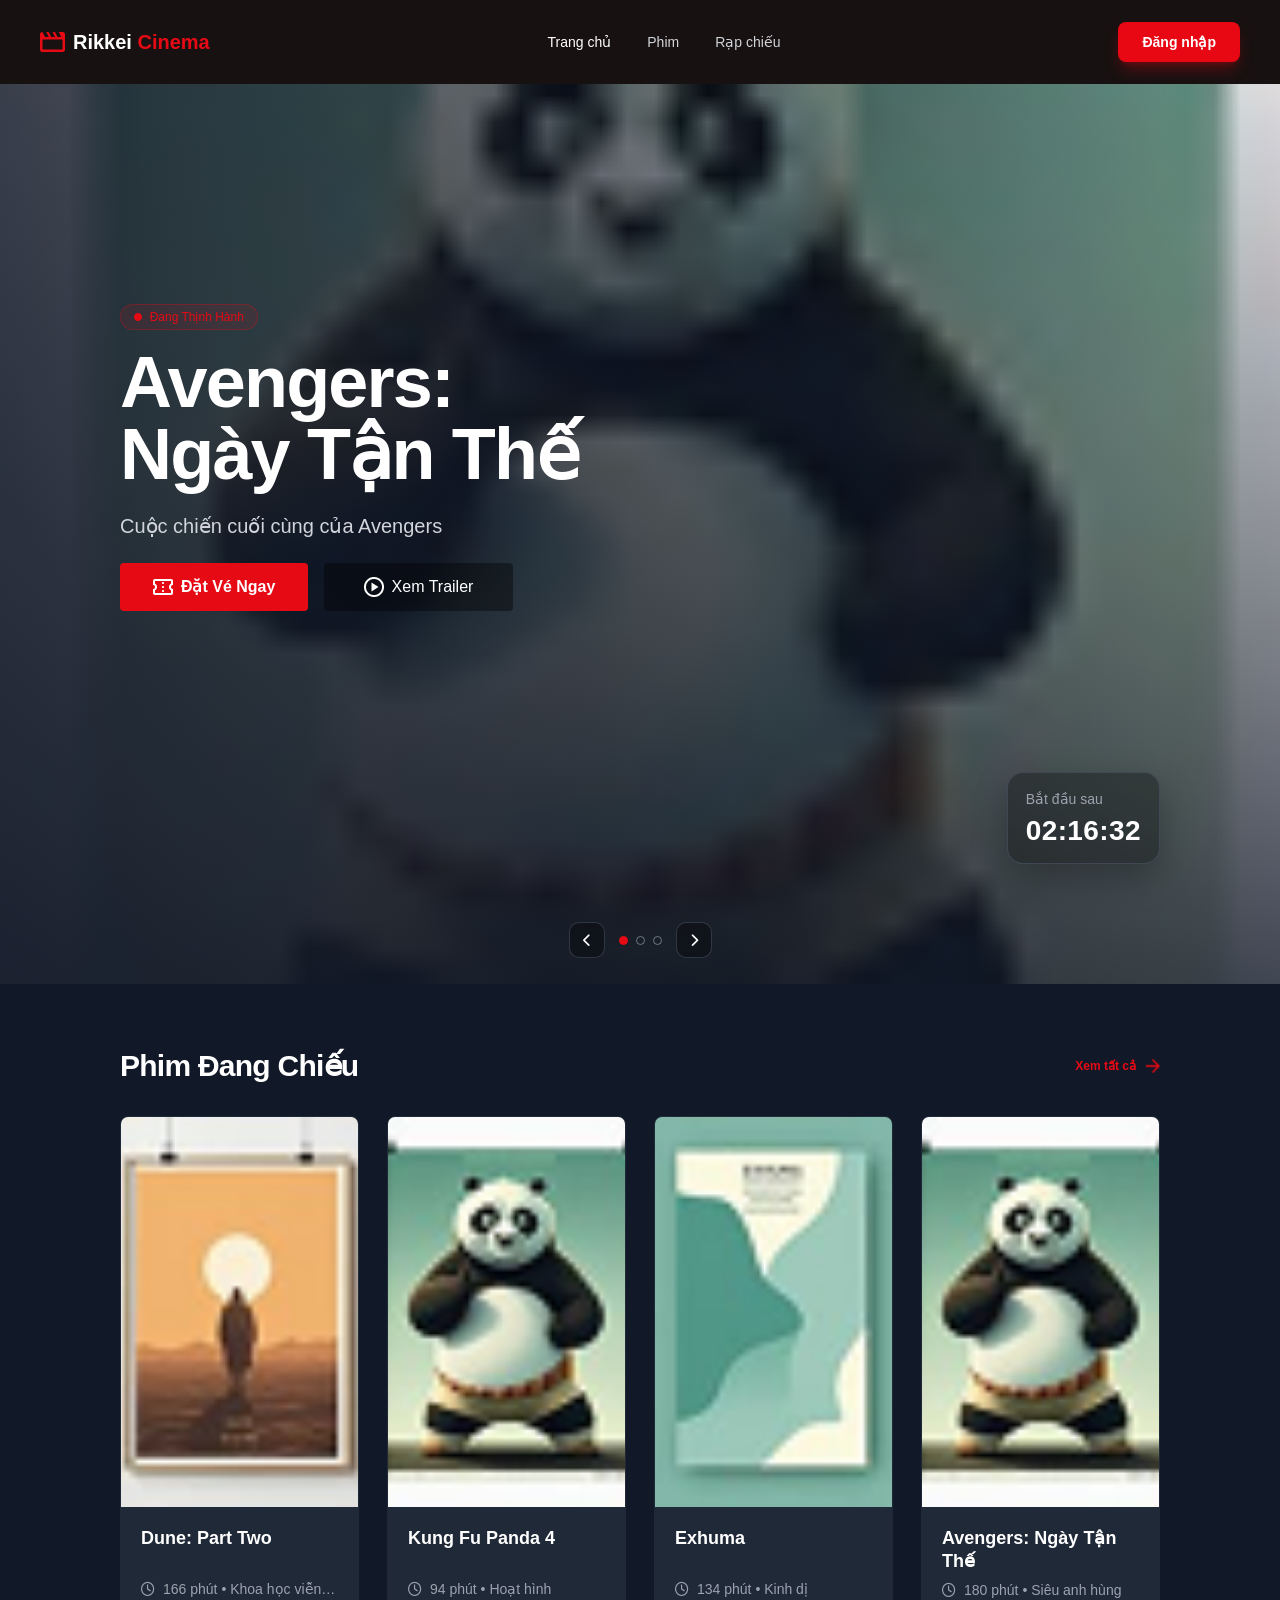
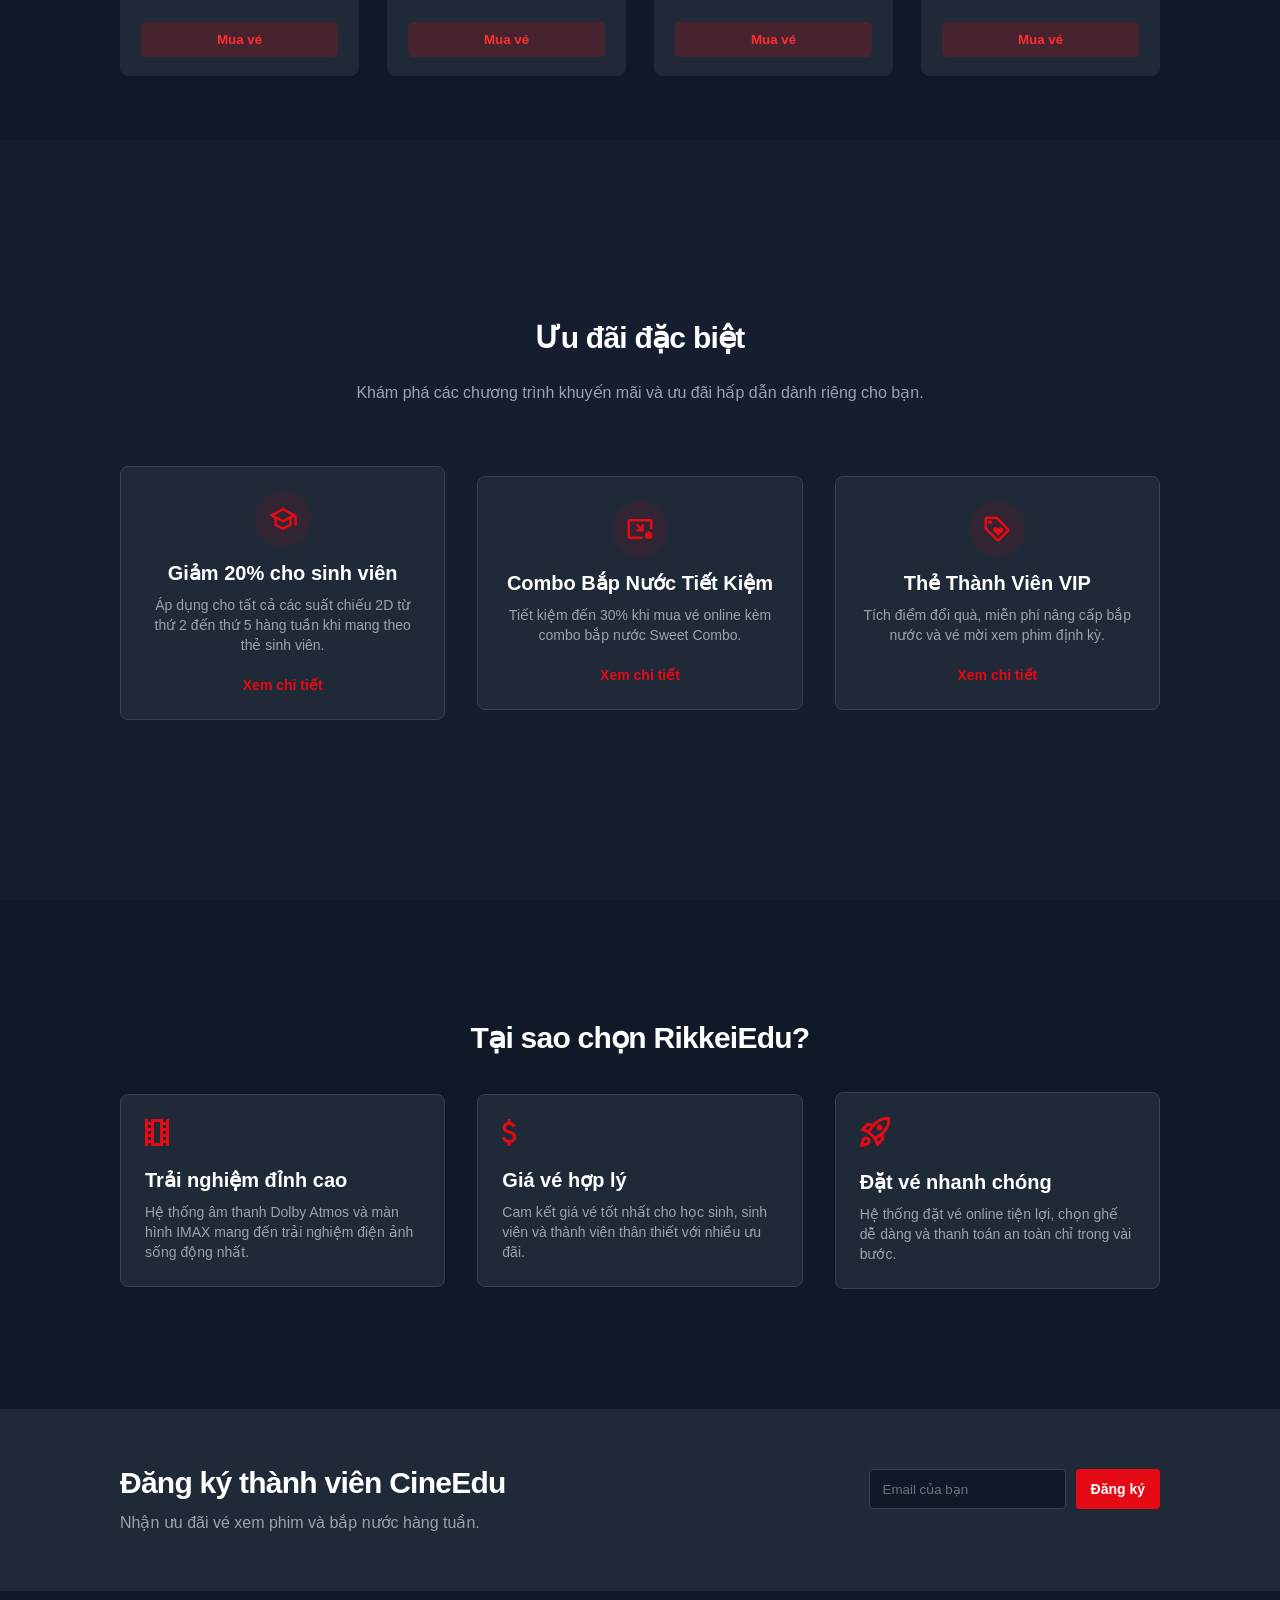
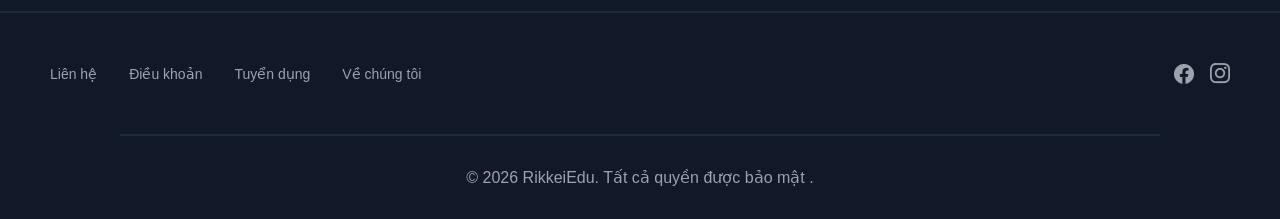
<file: QuanLyRapChieuPhim/pages/index.html>
<!DOCTYPE html>
<html lang="vi">
<head>
    <meta charset="UTF-8">
    <meta name="viewport" content="width=device-width, initial-scale=1.0">
    <title>Trang chủ</title>
    <link rel="stylesheet" href="https://cdnjs.cloudflare.com/ajax/libs/font-awesome/6.5.1/css/all.min.css">
    <link rel="stylesheet" href="../css/index.css">
    <link rel="stylesheet" href="../css/reponsive.css">
</head>
<body>
    <header class="header">
      <div class="header-left">
        <img src="../assets/icons/login/icon-login.png" alt="icon" />
        <div class="header-content">Rikkei <span class="header-content-color">Cinema</span></div>
      </div>
      <div class="header-right">
        <div class="color-header-right"><a class="home" href="./index.html">Trang chủ</a></div>
        <div >Phim</div>
        <div>Rạp chiếu</div>
    </div>
    <div><a id="authLink" href="./login.html"><button id="authButton" class="btn-login">Đăng nhập</button></a></div>
    </header>
    <section class="hero-section">
        <div id="heroBackground" class="background-container" aria-hidden="true"></div>
        <div class="container">
            <div class="tag-container">
                <img src="../assets/icons/index/icondangthinhhanh.png" alt="icon dang thinh hanh">
                <div id="hotTagText" class="tag-container-content">Đang Thịnh Hành</div>
            </div>
            <h1 id="hotMovieTitle" class="heading-1">Đang tải...</h1>
            <div id="hotMovieDesc" class="content-container"></div>
            <div class="button-container">
                <button id="btnBuyHot" class="button-ctn-1" type="button">
                    <img src="../assets/icons/index/icondatve.png" alt="icon đặt vé">
                    <div class="content-btn-1">Đặt Vé Ngay</div>
                </button>
                <button id="btnTrailerHot" class="button-cnt-2" type="button">
                    <img src="../assets/icons/index/iconxemtrailer.png" alt="icon xem trailer">
                    <div class="content-btn-2">Xem Trailer</div>
                </button>
            </div>

        </div>   

        <div class="hero-carousel" id="heroCarousel" style="display:none;">
            <button class="hero-nav prev" id="heroPrev" type="button" aria-label="Phim trước"><i class="fa-solid fa-chevron-left"></i></button>
            <div class="hero-dots" id="heroDots"></div>
            <button class="hero-nav next" id="heroNext" type="button" aria-label="Phim sau"><i class="fa-solid fa-chevron-right"></i></button>
        </div>

        <div id="hotCountdown" class="hot-countdown" style="display:none;">
            <div class="hot-countdown-label">Bắt đầu sau</div>
            <div class="hot-countdown-value" id="hotCountdownValue">--:--:--</div>
        </div>
    </section>

    <div class="block-1">
        <div class="heading-block-1">
            <h2 class="heading-2">Phim Đang Chiếu</h2>
            <div class="view-all">Xem tất cả
                <img src="../assets/icons/index/iconxemtatca.png" alt="icon xem tat ca">
            </div>
        </div>
        
        <div id="showingMovieList" class="block-movie"></div>
    </div> 

    <section class="endow-block">
        <div class="style-block-endow">
            <h2 class="heading-2">Ưu đãi đặc biệt</h2>
            <div class="content-heading">Khám phá các chương trình khuyến mãi và ưu đãi hấp dẫn dành riêng cho bạn.</div>
            <br><br>
            <div class="endow">
                <div class="one-block-endow">
                    <img src="../assets/icons/index/icongiamgia.png" alt="icon giảm giá">
                    <h3 class="heading-3">Giảm 20% cho sinh viên</h3>
                    <div class="content-endow">Áp dụng cho tất cả các suất chiếu 2D từ thứ 2 đến thứ 5 hàng tuần khi mang theo thẻ sinh viên.</div>
                    <div class="view-endow">Xem chi tiết</div>
                </div>
                <div class="one-block-endow">
                    <img src="../assets/icons/index/iconcombotietkiem.png" alt="icon combo tiết kiệm">
                    <h3 class="heading-3">Combo Bắp Nước Tiết Kiệm</h3>
                    <div class="content-endow">Tiết kiệm đến 30% khi mua vé online kèm combo bắp nước Sweet Combo.</div>
                    <div class="view-endow">Xem chi tiết</div>
                </div>
                <div class="one-block-endow">
                    <img src="../assets/icons/index/iconthethanhvienvip.png" alt="icon thẻ thành viên vip">
                    <h3 class="heading-3">Thẻ Thành Viên VIP</h3>
                    <div class="content-endow">Tích điểm đổi quà, miễn phí nâng cấp bắp nước và vé mời xem phim định kỳ.</div>
                    <div class="view-endow">Xem chi tiết</div>
                </div>
            </div>
        </div>
    </section>

    <section>
        <div class="style-block-endow">
            <h2 class="heading-2">Tại sao chọn RikkeiEdu?</h2>
            <br><br>
            <div class="endow">
                <div class="one-block-endow">
                    <img class="icon-block" src="../assets/icons/index/icontrainghiem.png" alt="icon trải nghiệm">
                    <h3 class="heading-3">Trải nghiệm đỉnh cao</h3>
                    <div class="content-endow">Hệ thống âm thanh Dolby Atmos và màn hình IMAX mang đến trải nghiệm điện ảnh sống động nhất.</div>
                </div>
                <div class="one-block-endow">
                    <img class="icon-block" src="../assets/icons/index/icontien.png" alt="icon giá vé hợp lý">
                    <h3 class="heading-3">Giá vé hợp lý</h3>
                    <div class="content-endow">Cam kết giá vé tốt nhất cho học sinh, sinh viên và thành viên thân thiết với nhiều ưu đãi.</div>
                </div>
                <div class="one-block-endow">
                    <img class="icon-block" src="../assets/icons/index/icondatvemaybay.png" alt="icon đắt vé nhanh chóng">
                    <h3 class="heading-3">Đặt vé nhanh chóng</h3>
                    <div class="content-endow">Hệ thống đặt vé online tiện lợi, chọn ghế dễ dàng và thanh toán an toàn chỉ trong vài bước.</div>
                </div>
            </div>
        </div>
    </section>

    <section class="background-register" >
        <div class="register-member">
            <div class="content-register">
                <h2 class="heading-2">Đăng ký thành viên CineEdu</h2>
                <div class="content-child-register">Nhận ưu đãi vé xem phim và bắp nước hàng tuần.</div>
            </div>
            <div class="input-email-register">
                <div class="subscribe-form">
                    <div class="subscribe-row">
                        <input id="subscribeEmail" class="input-child-email" type="text" placeholder="Email của bạn">
                        <button id="btnSubscribe" class="btn-input-email" type="button">Đăng ký</button>
                    </div>
                    <div id="subscribeError" class="form-error" aria-live="polite"></div>
                </div>
            </div>
        </div>
    </section>

    <div class="trailer-modal-overlay" id="trailerOverlay" style="display:none;">
        <div class="trailer-modal">
            <div class="trailer-modal-header">
                <div class="trailer-modal-title" id="trailerTitle">Trailer</div>
                <button class="trailer-close" id="trailerClose" type="button" aria-label="Đóng">&times;</button>
            </div>
            <div class="trailer-modal-body" id="trailerBody"></div>
        </div>
    </div>

    <fotter class="footer-index">
        <div class="content-footer-index">
            <div>Liên hệ</div>
            <div>Điều khoản</div>
            <div>Tuyển dụng</div>
            <div>Về chúng tôi</div>
        </div>
        <div class="all-icon-footer">
            <img src="../assets/icons/index/iconfacebook.png" alt="icon facebook">
            <img src="../assets/icons/index/iconinsta.png" alt="icon instagram">
        </div>
    </fotter>

    <div class="rights">
        © 2026 RikkeiEdu. Tất cả quyền được bảo mật .
    </div>

    <div id="toast-container"></div>

    <script src="../js/seed-movies.js"></script>
    <script src="../js/index.js"></script>
</body>
</html>
</file>
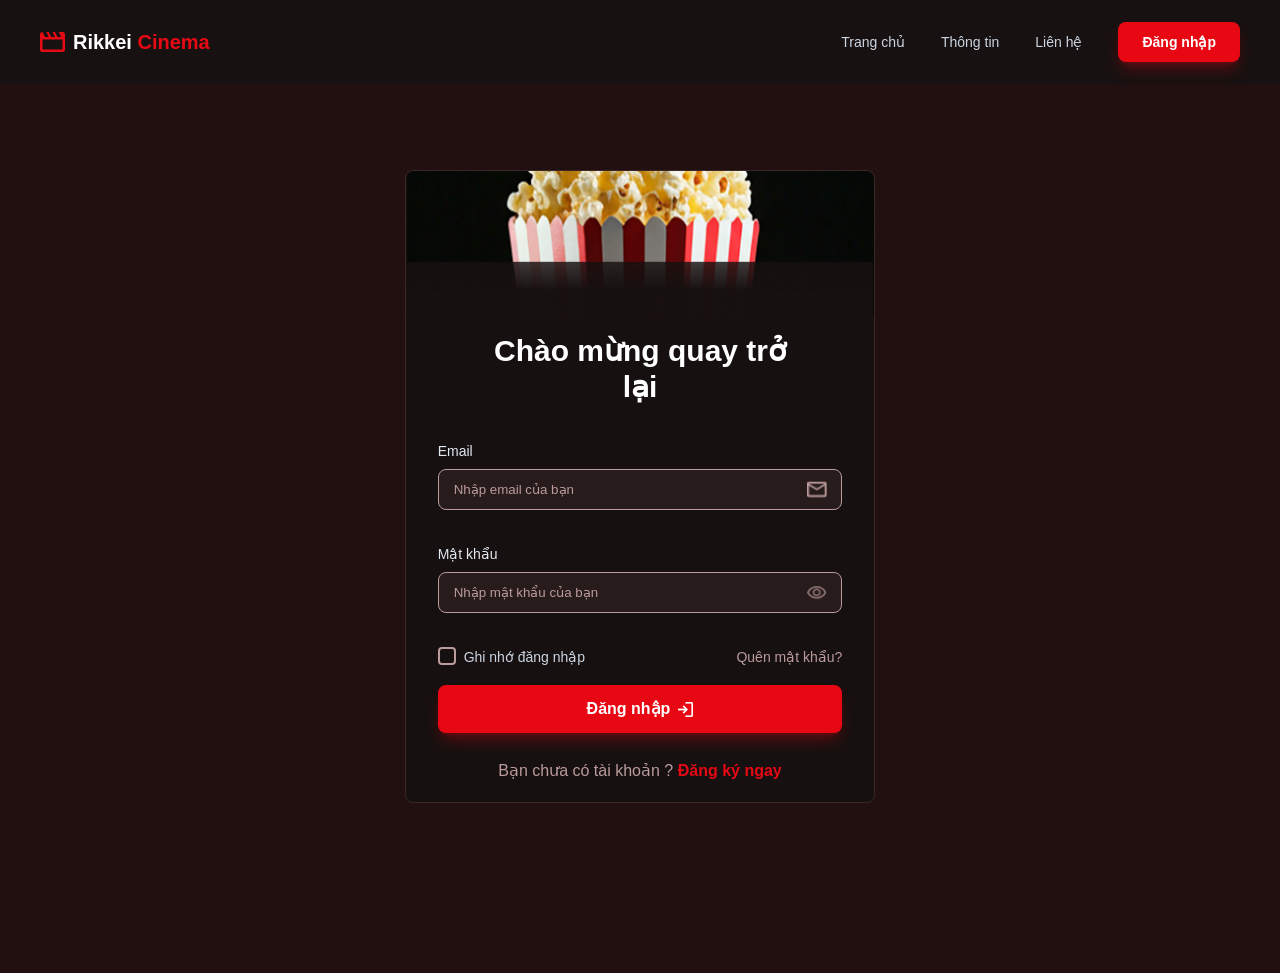
<file: QuanLyRapChieuPhim/pages/login.html>
<!doctype html>
<html lang="vi">
  <head>
    <meta charset="UTF-8" />
    <meta name="viewport" content="width=device-width, initial-scale=1.0" />
    <title>Đăng Nhập Tài Khoản</title>
    <link rel="stylesheet" href="../css/login.css" />
    <link rel="stylesheet" href="../css/reponsive.css" />
  </head>
  <body>
    <header class="header">
      <div class="header-left">
        <img src="../assets/icons/login/icon-login.png" alt="icon" />
        <div class="header-content">Rikkei <span class="header-content-color">Cinema</span></div>
      </div>
      <div class="header-right">
        <div><a class="home" href="../pages/index.html">Trang chủ</a></div>
        <div>Thông tin</div>
        <div>Liên hệ</div>
        <div><a href="./login.html"><button class="btn-login">Đăng nhập</button></a></div>
      </div>
    </header>

    <section class="section">
      <form class="box" id="login-form">
        <img class="img-form" src="../assets/images/background-login-decor.png" alt="ảnh bắp rang bơ" />
        <div class="box-content">
          <div class="welcome">Chào mừng quay trở <br /> lại</div>
          <br /><br />

          <div class="decor-text">Email</div>
          <div class="icon-input">
            <input id="email-input" class="input" type="text" placeholder="Nhập email của bạn" />
            <img src="../assets/icons/login/icon-email.png" alt="icon email" />
          </div>
          <small id="email-error" class="field-error"></small>

          <div class="decor-text">Mật khẩu</div>
          <div class="icon-input">
            <input id="password-input" class="input" type="password" placeholder="Nhập mật khẩu của bạn" />
            <img id="toggle-password-btn" class="toggle-password-btn" src="../assets/icons/login/icon pass.png" alt="icon hiện hoặc ẩn mật khẩu" />
          </div>
          <small id="password-error" class="field-error"></small>

          <div class="note">
            <div class="checkbox"><input id="remember-box" type="checkbox" /> Ghi nhớ đăng nhập</div>
            <div><a class="forget-password" href="">Quên mật khẩu?</a></div>
          </div>
          <br />

          <button class="btn-login-2" type="submit">
            Đăng nhập <img src="../assets/icons/login/icon-login-2.png" alt="icon" />
          </button>
          <br />

          <div class="account">
            Bạn chưa có tài khoản ?
            <span><a class="register" href="./register.html">Đăng ký ngay</a></span>
          </div>
        </div>
      </form>
    </section>

    <div id="toast-container"></div>
    <script src="../js/login.js"></script>
  </body>
</html>
</file>
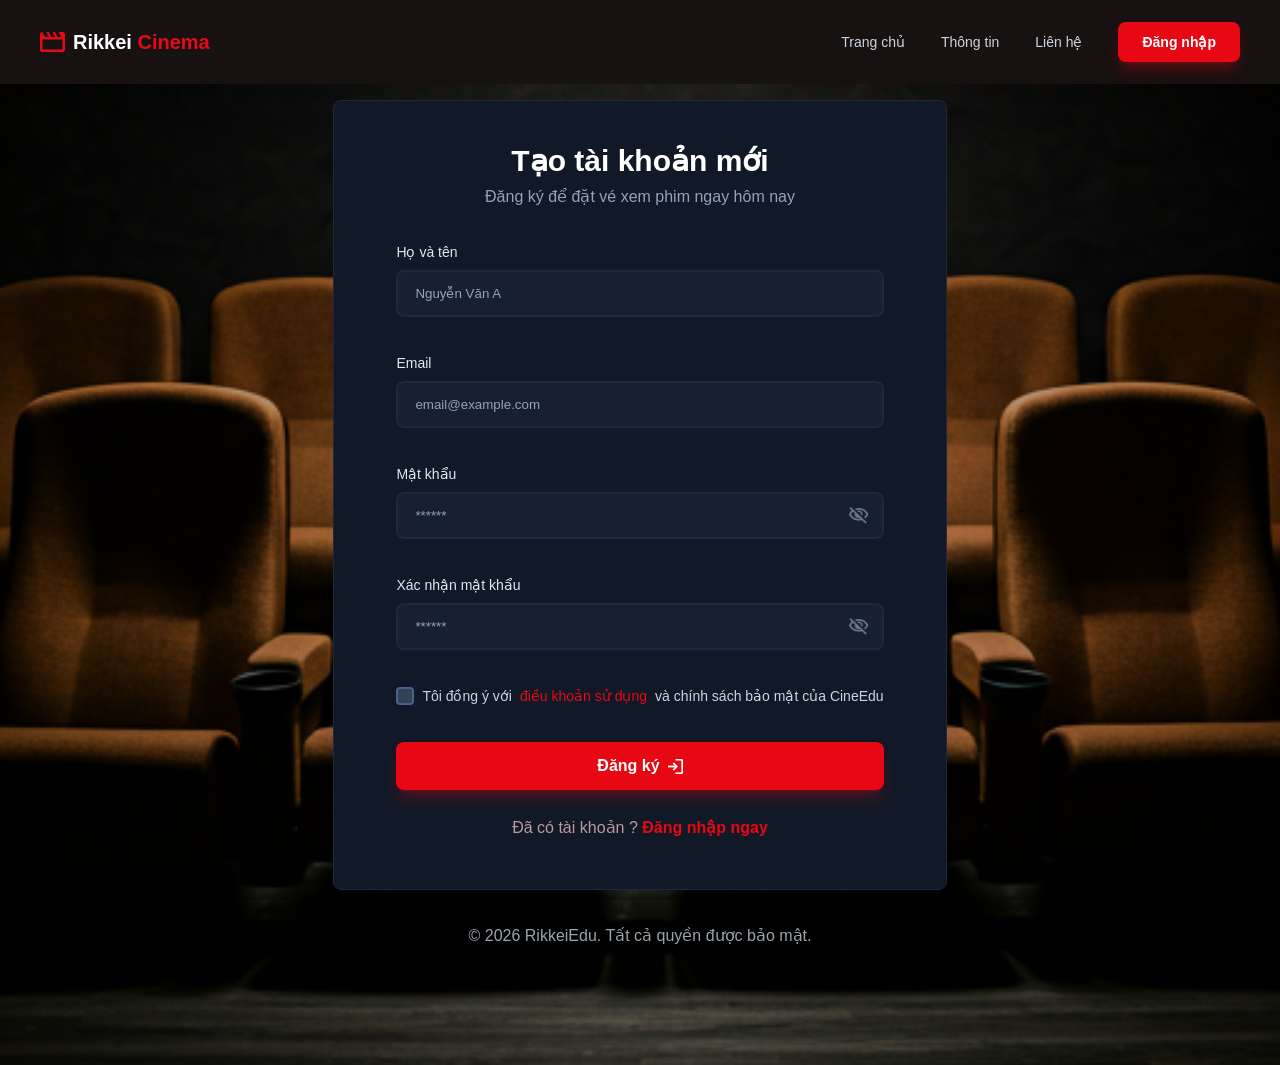
<file: QuanLyRapChieuPhim/pages/register.html>
<!doctype html>
<html lang="vi">
  <head>
    <meta charset="UTF-8" />
    <meta name="viewport" content="width=device-width, initial-scale=1.0" />
    <title>Đăng Ký Tài Khoản</title>
    <link rel="stylesheet" href="../css/register.css" />
    <link rel="stylesheet" href="../css/reponsive.css" />
  </head>
  <body>
    <header class="header">
      <div class="header-left">
        <img src="../assets/icons/login/icon-login.png" alt="icon" />
        <div class="header-content">Rikkei <span class="header-content-color">Cinema</span></div>
      </div>
      <div class="header-right">
        <div><a class="home" href="./index.html">Trang chủ</a></div>
        <div>Thông tin</div>
        <div>Liên hệ</div>
        <div><a href="./login.html"><button class="btn-login">Đăng nhập</button></a></div>
      </div>
    </header>

    <section class="section">
      <form class="box" id="register-form">
        <div class="box-content">
          <div class="welcome">Tạo tài khoản mới</div>
          <div class="content-box">Đăng ký để đặt vé xem phim ngay hôm nay</div>
          <br /><br />

          <div class="decor-text">Họ và tên</div>
          <input id="fullname-input" class="input" type="text" placeholder="Nguyễn Văn A" />
          <small id="fullname-error" class="field-error"></small>

          <div class="decor-text">Email</div>
          <input id="email-input" class="input" type="text" placeholder="email@example.com" />
          <small id="email-error" class="field-error"></small>

          <div class="icon-pass">
            <div class="decor-text">Mật khẩu</div>
            <div class="input-group">
              <input id="password-input" class="input" type="password" placeholder="******" />
              <img class="toggle-password-btn" src="../assets/icons/register/iconeye.png" alt="icon pass" />
            </div>
            <small id="password-error" class="field-error"></small>
          </div>

          <div class="icon-pass">
            <div class="decor-text">Xác nhận mật khẩu</div>
            <div class="input-group">
              <input id="confirm-password-input" class="input" type="password" placeholder="******" />
              <img class="toggle-password-btn" src="../assets/icons/register/iconeye.png" alt="icon pass" />
            </div>
            <small id="confirm-password-error" class="field-error"></small>
          </div>

          <div class="note">
            <div class="checkbox">
              <input id="terms-checkbox" type="checkbox" />
              Tôi đồng ý với <span class="term">điều khoản sử dụng</span> và chính sách bảo mật của CineEdu
            </div>
          </div>
          <small id="terms-error" class="field-error"></small>

          <button class="btn-login-2" type="submit">
            Đăng ký <img src="../assets/icons/login/icon-login-2.png" alt="icon" />
          </button>

          <br />

          <div class="account">
            Đã có tài khoản ?
            <span><a class="register" href="./login.html">Đăng nhập ngay</a></span>
          </div>
        </div>
      </form>

      <br /><br />
      <div class="source">© 2026 RikkeiEdu. Tất cả quyền được bảo mật.</div>
    </section>

    <div id="toast-container"></div>
    <script src="../js/register.js"></script>
  </body>
</html>
</file>
<file: QuanLyRapChieuPhim/css/index.css>
* {
    padding: 0;
    margin: 0;
    box-sizing: border-box;
}
body {
    font-family: "Inter" , sans-serif;
    background-color: #111827;
    padding-top: 84px; /* chừa chỗ cho header fixed */
}
.header {
    display: flex;
    justify-content: space-between;
    padding: 22px 40px;
    background-color: #181111;
    position: fixed;
    z-index: 100;
    width: 100%;
    top: 0;
    left: 0;
}
.header-left {
    display: flex;
    align-items: center;
}
.header-content {
    font-size: 20px;
    line-height: 28px;
    font-weight: 900;
    color: #ffffff;
    padding-left: 8px ;
}
.header-content-color{
    color: #e60a15;
}
.home {
    text-decoration: none;
    color: #ffffff;
}
.header-right {
    display: flex;
    gap: 36px;
    color: #D1D5DB;
    align-items: center;
    font-weight: 500;
    font-size: 14px;
    line-height: 21px;
}
.color-header-right {
    color: #ffffff;
}
.btn-login {
    background-color: #E70814;
    color:#ffffff ;
    padding: 9.5px 24px;
    border-radius: 8px;
    border: none;
    box-shadow: 
    0px 4px 6px -4px rgba(231, 8, 20, 0.3), 
    0px 10px 15px -3px rgba(231, 8, 20, 0.3);
    font-weight: 700;
    font-size: 14px;
    line-height: 21px;
    cursor: pointer;
}
.btn-login:hover {
    background-color: #c40610; 
}
.hero-section{
    position: relative;
}
.background-container {
    width: 100%;
    margin-top: 0;
    height: 100vh; /* full màn (body đã padding-top) */
    min-height: 720px;
    background-size: cover;
    background-position: center;
    background-repeat: no-repeat;
    position: relative; /* neo overlay đúng trong hero */
}
.background-container::after{
    content: "";
    position: absolute;
    inset: 0;
    background:
      linear-gradient(90deg, rgba(17,24,39,0.82) 0%, rgba(17,24,39,0.62) 45%, rgba(17,24,39,0.08) 100%),
      linear-gradient(180deg, rgba(17,24,39,0.05) 0%, rgba(17,24,39,0.78) 100%);
    pointer-events: none;
}
.container {
    position: absolute;
    top: 0;
    left: 0;
    margin: 220px 120px;
    width: 672px;
    height: 380px;
    z-index: 2;
    /* làm mốc để đặt countdown ở góc trái */
}
.tag-container {
    display: flex;
    justify-content: center;
    align-items: center;
    gap: 8px;
    padding: 4px 12px ;
    background-color: #E60A151A ;
    border: 1px solid #E60A154D;
    width: 137.5px;
    height: 26px;
    border-radius: 9999px;
}
.tag-container-content {
    font-size: 12px;
    line-height: 16px;
    font-weight: 500;
    color: #E60A15;
}
.heading-1 {
    font-weight: 900;
    font-size: 72px;
    line-height: 72px;
    letter-spacing: -1.8px;
    color: #ffffff ;
    margin: 16px auto;
}
.content-container {
    font-weight: 400;
    font-size: 20px;
    line-height: 32.5px;
    color: #D1D5DB;
    margin: 20px auto;
}
.button-container {
    display: flex;
    gap: 16px;
}
.button-ctn-1 {
    background-color: #E60A15;
    height: 48px;
    width: 188.34px;
    display: flex;
    justify-content: center;
    align-items: center;
    gap: 8px;
    border-radius: 4px;
}
.content-btn-1 {
    font-weight: 700;
    font-size: 16px;
    line-height: 24px;
    vertical-align: middle;
    color: #FFFFFF;
    cursor: pointer;
}
.button-cnt-2 {
    background-color: #00000066;
    border: 1px solid #4B5563;
    height: 48px;
    width: 188.34px;
    display: flex;
    justify-content: center;
    align-items: center;
    gap: 8px;
    border-radius: 4px;
}
.content-btn-2{
    color: #FFFFFF;
    font-weight: 500;
    font-size: 16px;
    line-height: 24px;
    cursor: pointer;
}
.block-1{
    margin: 64px 120px;
}
.heading-block-1 {
    display: flex;
    justify-content: space-between;
    align-items: center;
}
.heading-2 {
    color: #FFFFFF;
    font-size: 30px;
    line-height: 36px;
    letter-spacing: -0.75px;
    font-weight: 700;
    text-align: center;
}
.view-all {
    color: #E60A15 ;
    display: inline-flex;
    align-items: center;
    gap: 10px;
    font-weight: 700;
    font-size: 12px;
    line-height: 16px;
    cursor: pointer;
    user-select: none;
}
.view-all:hover{
    color: #ff2d2d;
    text-decoration: underline;
}
.view-all img{
    width: 14px;
    height: 14px;
}
.block-movie {
    display: grid;
    grid-template-columns: repeat(4, minmax(0, 1fr));
    gap: 28px;
    margin-top: 32px;
    padding: 0;
    width: 100%;
}
.one-block-movie {
    background-color: #1f2937;
    border: 1px solid #1f2937;
    border-radius: 8px;
    transition: all 0.3s ease;
    height: 560px;
    width: 100%;
    overflow: hidden;
}
.one-block-movie img{
    width: 100%;
    height: 390px;
    object-fit: cover;
    display: block;
}
.one-block-movie:hover{
    transform: translateY(-5px); 
    background-color: #374151; 
    box-shadow: 0 10px 20px rgba(0, 0, 0, 0.3);
    border-color: #4b5563;
}
.content-block-movie {
    padding: 20px;
    display: flex;
    flex-direction: column;
    gap: 10px;
    height: calc(560px - 390px); /* phần nội dung dưới poster */
}
.title-movie {
    color: #FFFFFF;
    font-size: 18px;
    font-weight: 700;
    margin-bottom: 0;
    line-height: 1.25;
    min-height: 44px; /* cố định để thẳng hàng */
    display: -webkit-box;
    -webkit-line-clamp: 2;
    -webkit-box-orient: vertical;
    overflow: hidden;
}
.content-movie {
    color: #9ca3af;
    font-size: 14px;
    min-height: 20px;
    white-space: nowrap;
    overflow: hidden;
    text-overflow: ellipsis;
}
.button-movie {
    width: 100%;
    border: none;
    color: #ff2d2d;
    background-color: #472330;
    padding: 10px 12px;
    margin-top: auto; /* đẩy nút xuống đáy card để thẳng hàng */
    border-radius: 5px;
    cursor: pointer;
    font-weight: 700;
}
.button-movie:hover{
    background-color: #5a2a3a;
}
.fa-regular {
    margin-right: 8px;
}
.endow-block {
    text-align: center;
    background-color: #151d2e;
    padding: 60px 0;
}
.style-block-endow {
    margin: 120px;
}
.endow {
    display: flex;
    justify-content: center;
    align-items: center;
    gap: 32px;
}
.content-heading {
    margin: 25px 0;
    color: #9CA3AF;
    font-weight: 400;
    font-size: 16px;
    line-height: 24px;
}
.one-block-endow {
    padding: 24px;
    border: 1px solid #374151;
    background-color: #1f2937;
    border-radius: 8px;
    width: 100%;
    transition: all 0.3s ease;
    flex: 1;
}
.one-block-endow:hover{
    transform: translateY(-5px); 
    background-color: #374151; 
    box-shadow: 0 10px 20px rgba(0, 0, 0, 0.3);
    border-color: #4b5563;
}
.heading-3 {
    font-weight: 700;
    font-size: 20px;
    line-height: 28px;
    color: #FFFFFF;
    margin: 8px 0;
}
.content-endow {
    font-weight: 400;
    font-size: 14px;
    line-height: 20px;
    color: #9CA3AF;
}
.view-endow {
    margin-top: 20px;
    color: #E60A15;
    font-weight: 700;
    font-size: 14px;
    line-height: 20px;
}
.icon-block {
    margin-bottom: 8px;
}
.background-register {
    background-color: #1F2937;
}
.register-member {
    display: flex;
    align-items: center;
    justify-content: space-between;
    margin: 120px 120px 20px 120px;
    padding: 56px 0;
}
.content-child-register {
    font-size: 16px;
    line-height: 24px;
    font-weight: 400;
    color: #9CA3AF;
    margin-top: 10px;
}
.input-email-register {
    display: flex;
    align-items: center;
    gap: 10px;
}
.subscribe-form{
    display: flex;
    flex-direction: column;
    gap: 6px;
    width: 100%;
    max-width: 420px;
}
.subscribe-row{
    display: flex;
    align-items: center;
    gap: 10px;
}
.form-error{
    min-height: 16px;
    font-size: 12px;
    color: #ff2d2d;
}
.input-child-email{
    height: 40px;
    border-radius: 4px;
    border: 1px solid #374151;
    padding: 10px 13px;
    background-color: #111827;
    color: #ffffff;
}
.input-child-email::placeholder{
    color: #6b7280;
    font-weight: 400;
}
.btn-input-email{
    height: 40px;
    border-radius: 4px ;
    background-color: #E60A15;
    color: #ffffff;
    font-weight: 700;
    font-size: 14px;
    line-height: 20px;
    vertical-align: middle;
    padding: 10px 15px;
}
.footer-index {
    display: flex;
    justify-content: space-between;
    padding: 50px;
    align-items: center;
    border-top: 2px solid #1F2937;
}
.content-footer-index{
    display: flex;
    gap: 32px;
    color: #9CA3AF;
    font-weight: 500;
    font-size: 14px;
    line-height: 20px;
    align-items: center;
}
.all-icon-footer {
    display: flex;
    align-items: center;
    gap: 16px;
}
.rights {
    color: #9CA3AF;
    padding: 32px 0;
    margin: 0 120px;
    border-top: 2px solid #1F2937;
    text-align: center;
}
.logout-overlay {
  position: fixed;
  inset: 0;
  z-index: 9999;
  display: flex;
  align-items: center;
  justify-content: center;
  background: rgba(0, 0, 0, 0.55);
}

.logout-modal {
  width: min(92vw, 420px);
  padding: 22px;
  border-radius: 12px;
  border: 1px solid #22314a;
  background: #0f1b2f;
  box-shadow: 0 12px 30px rgba(0, 0, 0, 0.45);
  text-align: center;
}

.logout-title {
  margin: 0 0 10px;
  font-size: 30px;
  color: #f8fafc;
}

.logout-message {
  margin: 0 0 20px;
  font-size: 16px;
  line-height: 1.5;
  color: #d6deea;
}

.logout-actions {
  display: flex;
  justify-content: center;
  gap: 10px;
}

.logout-btn {
  border: none;
  border-radius: 8px;
  padding: 10px 18px;
  font-size: 14px;
  font-weight: 600;
  color: #fff;
  cursor: pointer;
}

.cancel-btn {
  border: 1px solid #41546f;
  background: transparent;
}

.ok-btn {
  background: #e70814;
}

/* ====== Home: trailer modal ====== */

.trailer-modal-overlay {
  position: fixed;
  inset: 0;
  z-index: 10000;
  display: flex;
  align-items: center;
  justify-content: center;
  padding: 18px;
  background: rgba(0, 0, 0, 0.65);
}
.trailer-modal {
  width: min(980px, 96vw);
  border-radius: 14px;
  background: #0b1220;
  border: 1px solid rgba(55, 65, 81, 0.9);
  box-shadow: 0 18px 50px rgba(0, 0, 0, 0.55);
  overflow: hidden;
}
.trailer-modal-header {
  display: flex;
  align-items: center;
  justify-content: space-between;
  gap: 10px;
  padding: 14px 16px;
  border-bottom: 1px solid rgba(55, 65, 81, 0.9);
}
.trailer-modal-title {
  color: #f8fafc;
  font-weight: 700;
  font-size: 16px;
}
.trailer-close {
  width: 36px;
  height: 36px;
  border-radius: 10px;
  border: 1px solid rgba(75, 85, 99, 0.65);
  background: transparent;
  color: #fff;
  font-size: 22px;
  cursor: pointer;
}
.trailer-modal-body {
  background: #000;
}
.trailer-iframe {
  width: 100%;
  aspect-ratio: 16 / 9;
  border: 0;
  display: block;
}
.trailer-empty {
  padding: 22px 16px;
  color: #d1d5db;
  background: #0b1220;
}

/* ====== Home: carousel phim hot (không hiển thị suất chiếu) ====== */
.hero-carousel {
  position: absolute;
  left: 50%;
  bottom: 26px; /* nằm giữa ảnh, sát phía dưới */
  transform: translateX(-50%);
  width: min(520px, 92vw);
  z-index: 3;
  display: flex;
  align-items: center;
  justify-content: center;
  gap: 14px;
  pointer-events: none; /* tránh che click vùng hero */
}
.hero-nav {
  position: static;
  transform: none;
  width: 36px;
  height: 36px;
  border-radius: 10px;
  border: 1px solid rgba(75, 85, 99, 0.55);
  background: rgba(0, 0, 0, 0.35);
  color: #fff;
  cursor: pointer;
  pointer-events: auto;
}
.hero-nav.prev { }
.hero-nav.next { }
.hero-dots {
  display: flex;
  align-items: center;
  gap: 8px;
  margin-top: 0;
  pointer-events: auto;
}
.hero-dot {
  width: 9px;
  height: 9px;
  border-radius: 999px;
  border: 1px solid rgba(156, 163, 175, 0.65);
  background: transparent;
  cursor: pointer;
}
.hero-dot.active {
  background: #e60a15;
  border-color: #e60a15;
}

/* Title dài (vd Dune: Part Two) không bị tràn */
.heading-1 {
  max-width: min(720px, 92vw);
  word-break: break-word;
}

/* Countdown cho phim hot (hero) */
.hot-countdown{
    position: absolute;
    right: 120px;   /* canh về góc phải (vùng khoanh đỏ) */
    bottom: 120px;  /* lùi lên khỏi đáy ảnh một chút */
    top: auto;
    padding: 16px 18px;
    width: fit-content;
    border-radius: 16px;
    background: rgba(0, 0, 0, 0.32);
    border: 1px solid rgba(75, 85, 99, 0.65);
    backdrop-filter: blur(6px);
    box-shadow: 0 14px 35px rgba(0,0,0,0.28);
    z-index: 3;
}
.hot-countdown-label{
    color: #9ca3af;
    font-size: 14px;
    line-height: 20px;
    margin-bottom: 6px;
}
.hot-countdown-value{
    color: #ffffff;
    font-weight: 900;
    font-size: 28px;
    letter-spacing: 0.4px;
}

.button-ctn-1,
.button-cnt-2 {
  cursor: pointer;
  border: none;
}
.button-cnt-2 {
  background-color: #00000066;
}
.button-ctn-1:hover { background-color: #c40610; }
.button-cnt-2:hover { background-color: rgba(0, 0, 0, 0.5); }

.btn-input-email {
  border: none;
  cursor: pointer;
}
.btn-input-email:hover { background-color: #c40610; }
</file>
<file: QuanLyRapChieuPhim/css/reponsive.css>
/* Responsive rules (mobile + tablet) for all pages */

/* ===== Common ===== */
@media (max-width: 1024px) {
  .header {
    padding: 16px 18px !important;
    gap: 12px;
    flex-wrap: wrap;
  }

  .header-right {
    gap: 14px !important;
    flex-wrap: wrap;
  }
}

@media (max-width: 768px) {
  .header-left img {
    width: 28px;
    height: 28px;
  }

  .header-content {
    font-size: 18px !important;
    line-height: 24px !important;
  }

  .btn-login {
    padding: 9px 14px !important;
    border-radius: 10px !important;
  }
}

/* ===== Home (index) ===== */
@media (max-width: 1024px) {
  body {
    padding-top: 76px; /* header fixed */
  }

  .container {
    margin: 160px 32px !important;
    width: auto !important;
    height: auto !important;
    max-width: 720px;
  }

  .heading-1 {
    font-size: 52px !important;
    line-height: 56px !important;
  }

  .hero-carousel {
    width: min(520px, 92vw) !important;
  }

  .block-1,
  .style-block-endow,
  .rights {
    margin: 48px 32px !important;
  }

  .block-movie {
    grid-template-columns: repeat(2, minmax(0, 1fr)) !important;
    gap: 18px !important;
  }

  .endow {
    flex-wrap: wrap;
  }

  .register-member {
    margin: 48px 32px 16px 32px !important;
    gap: 18px;
  }
}

@media (max-width: 768px) {
  .background-container {
    min-height: 640px !important;
    height: 92vh !important;
  }

  .container {
    margin: 130px 18px !important;
  }

  .heading-1 {
    font-size: 36px !important;
    line-height: 40px !important;
    letter-spacing: -1px !important;
  }

  .content-container {
    font-size: 16px !important;
    line-height: 26px !important;
  }

  .button-container {
    flex-wrap: wrap;
  }

  .button-ctn-1,
  .button-cnt-2 {
    width: 100% !important;
  }

  .hero-carousel {
    bottom: 18px !important;
  }

  .hot-countdown {
    right: 18px !important;
    bottom: 96px !important;
    padding: 12px 14px !important;
  }

  .hot-countdown-value {
    font-size: 22px !important;
  }

  .block-1,
  .style-block-endow,
  .rights {
    margin: 36px 18px !important;
  }

  .block-movie {
    grid-template-columns: 1fr !important;
  }

  .endow {
    flex-direction: column !important;
    gap: 16px !important;
  }

  .register-member {
    flex-direction: column !important;
    align-items: stretch !important;
  }

  .subscribe-row {
    flex-direction: column !important;
    align-items: stretch !important;
  }

  .subscribe-form {
    max-width: none !important;
  }

  .footer-index {
    flex-direction: column !important;
    gap: 14px !important;
    padding: 28px 18px !important;
    text-align: center;
  }

  .content-footer-index {
    flex-wrap: wrap;
    justify-content: center;
  }
}

/* ===== Login / Register ===== */
@media (max-width: 1024px) {
  .section {
    padding: 0 18px;
  }

  .box {
    width: min(520px, 92vw);
  }
}

@media (max-width: 768px) {
  .box {
    margin: 120px 0 !important;
  }

  .box-content {
    padding: 12px 18px !important;
  }

  .welcome {
    font-size: 26px !important;
    line-height: 32px !important;
  }

  .note {
    flex-direction: column;
    align-items: flex-start !important;
    gap: 10px;
  }
}

/* ===== Admin ===== */
@media (max-width: 1024px) {
  body {
    flex-direction: column;
  }

  .sidebar {
    width: 100% !important;
    height: auto !important;
    position: relative !important;
    overflow: visible !important;
  }

  main {
    margin-left: 0 !important;
    height: auto !important;
    padding: 18px !important;
  }

  .content-header {
    flex-wrap: wrap;
    gap: 14px;
  }

  .actions {
    width: 100%;
    justify-content: flex-start;
    flex-wrap: wrap;
  }

  .table-wrapper {
    overflow-x: auto;
  }

  .table-head,
  .table-row,
  .ticket-table-head,
  .ticket-table-row {
    min-width: 980px;
  }
}

@media (max-width: 768px) {
  .search-box {
    width: min(100%, 420px) !important;
  }

  .actions input {
    width: 100% !important;
  }

  #toast-container {
    right: 12px !important;
    top: 18px !important;
  }
}

/* ===== Shared Toast (all pages) ===== */
#toast-container {
  position: fixed;
  top: 92px; /* dưới header */
  right: 20px;
  z-index: 20000;
  display: flex;
  flex-direction: column;
  gap: 12px;
  width: min(92vw, 360px);
  pointer-events: none;
}

.toast {
  pointer-events: auto;
  display: flex;
  gap: 10px;
  align-items: flex-start;
  padding: 12px 14px;
  border-radius: 12px;
  border: 1px solid rgba(55, 65, 81, 0.9);
  background: rgba(15, 23, 42, 0.92);
  backdrop-filter: blur(8px);
  box-shadow: 0 14px 35px rgba(0, 0, 0, 0.35);
  transform: translateX(18px);
  opacity: 0;
  transition: all 220ms ease;
}

.toast.show {
  transform: translateX(0);
  opacity: 1;
}

.toast-icon {
  width: 18px;
  height: 18px;
  border-radius: 999px;
  margin-top: 2px;
  flex: 0 0 18px;
}

.toast-title {
  color: #f8fafc;
  font-weight: 800;
  font-size: 13px;
  line-height: 18px;
}

.toast-msg {
  color: #cbd5e1;
  font-size: 12px;
  line-height: 18px;
  margin-top: 2px;
}

.toast.success .toast-icon {
  background: #22c55e;
}
.toast.warning .toast-icon {
  background: #f59e0b;
}
.toast.error .toast-icon {
  background: #ef4444;
}
.toast.info .toast-icon {
  background: #3b82f6;
}

@media (max-width: 768px) {
  #toast-container {
    right: 12px;
    top: 86px;
  }
}
</file>
<file: QuanLyRapChieuPhim/css/login.css>
* {
  padding: 0;
  margin: 0;
  box-sizing: border-box;
}

body {
  background-color: #220f10;
  font-family: "Inter", sans-serif;
}

.header {
  display: flex;
  justify-content: space-between;
  padding: 22px 40px;
  background-color: #181111;
  position: fixed;
  top: 0;
  left: 0;
  z-index: 100;
  width: 100%;
}

.header-left {
  display: flex;
  align-items: center;
}

.header-content {
  font-size: 20px;
  line-height: 28px;
  font-weight: 900;
  color: #ffffff;
  padding-left: 8px;
}

.header-content-color {
  color: #e60a15;
}

.header-right {
  display: flex;
  gap: 36px;
  color: #cbd5e1;
  align-items: center;
  font-weight: 500;
  font-size: 14px;
  line-height: 21px;
}

.home {
  text-decoration: none;
  color: #cbd5e1;
}

.btn-login {
  background-color: #e70814;
  color: #ffffff;
  padding: 9.5px 24px;
  border-radius: 8px;
  border: none;
  box-shadow: 0px 4px 6px -4px rgba(231, 8, 20, 0.3), 0px 10px 15px -3px rgba(231, 8, 20, 0.3);
  font-weight: 700;
  font-size: 14px;
  line-height: 21px;
  cursor: pointer;
}

.btn-login:hover {
  background-color: #c40610;
}

.section {
  display: flex;
  justify-content: center;
}

.box {
  margin: 170px 0;
  display: flex;
  flex-direction: column;
  justify-content: center;
  background-color: #171010;
  border: 1px solid #3a2728;
  border-radius: 8px;
}

.img-form {
  width: 100%;
  height: 150px;
  border-radius: 8px;
  object-fit: cover;
}

.welcome {
  color: white;
  font-weight: 700;
  font-size: 30px;
  line-height: 36px;
  text-align: center;
}

.box-content {
  padding: 12px 32px;
}

.decor-text {
  color: #e2e8f0;
  font-weight: 500;
  font-size: 14px;
  line-height: 20px;
  margin-bottom: 8px;
}

.icon-input {
  position: relative;
  width: 100%;
  margin-bottom: 6px;
}

.input {
  border: 1px solid #bb9b9c;
  padding: 12px 45px 12px 15px;
  width: 100%;
  border-radius: 8px;
  outline: none;
  background-color: #271b1b;
  color: #bb9b9c;
}

.input::placeholder {
  color: #bb9b9c;
}

.icon-input img {
  position: absolute;
  top: 50%;
  right: 15px;
  transform: translateY(-50%);
  width: 20px;
  pointer-events: none;
}

.icon-input .toggle-password-btn {
  pointer-events: auto;
  cursor: pointer;
  opacity: 0.7;
  transition: opacity 0.2s ease;
}

.icon-input .toggle-password-btn:hover {
  opacity: 1;
}

.btn-login-2 {
  display: flex;
  width: 100%;
  padding: 12px;
  justify-content: center;
  align-items: center;
  gap: 8px;
  border: none;
  border-radius: 8px;
  color: white;
  background-color: #e70814;
  font-size: 16px;
  font-weight: 700;
  line-height: 24px;
  box-shadow: 0px 4px 6px -4px rgba(231, 8, 20, 0.3), 0px 10px 15px -3px rgba(231, 8, 20, 0.3);
  cursor: pointer;
}

.note {
  display: flex;
  justify-content: space-between;
  font-size: 14px;
  font-weight: 400;
  line-height: 20px;
  color: #cbd5e1;
  align-items: center;
}

.checkbox {
  display: flex;
  gap: 8px;
}

.forget-password {
  font-weight: 500;
  color: #bb9b9c;
  text-decoration: none;
}

#remember-box {
  appearance: none;
  width: 18px;
  height: 18px;
  border: 2px solid #bb9b9c;
  border-radius: 4px;
  cursor: pointer;
  position: relative;
  vertical-align: middle;
}

#remember-box:checked {
  background-color: #bb9b9c;
}

#remember-box:checked::after {
  content: "✔";
  position: absolute;
  color: white;
  font-size: 12px;
  top: 50%;
  left: 50%;
  transform: translate(-50%, -50%);
}

.account {
  color: #bb9b9c;
  text-align: center;
  padding: 10px;
}

.register {
  text-decoration: none;
  font-weight: 700;
  color: #e70814;
}

/* Error dưới input */
.field-error {
  display: block;
  min-height: 18px;
  margin-bottom: 10px;
  color: #ff3b30;
  font-size: 13px;
}

.input.input-error {
  border: 1px solid #ff3b30;
}

/* Toast dùng chung ở css/toast.css */
</file>
<file: QuanLyRapChieuPhim/css/register.css>
* {
  padding: 0;
  margin: 0;
  box-sizing: border-box;
}

body {
  font-family: "Inter", sans-serif;
  background-image: linear-gradient(rgba(0, 0, 0, 0.3), rgba(0, 0, 0, 0.3)),
    url("../assets/images/baaf5bbe2cf6344e9a5fb9af666fa17f2aaf9986\ \(1\).png");
  background-repeat: no-repeat;
  background-position: center center;
  background-attachment: fixed;
  background-size: cover;
  width: 100%;
  min-height: 100vh;
  overflow-x: hidden;
}

.header {
  display: flex;
  justify-content: space-between;
  padding: 22px 40px;
  background-color: #181111;
  position: fixed;
  top: 0;
  left: 0;
  z-index: 100;
  width: 100%;
}

.header-left {
  display: flex;
  align-items: center;
}

.header-content {
  font-size: 20px;
  line-height: 28px;
  font-weight: 900;
  color: #ffffff;
  padding-left: 8px;
}

.header-content-color {
  color: #e60a15;
}

.home {
  text-decoration: none;
  color: #cbd5e1;
}

.header-right {
  display: flex;
  gap: 36px;
  color: #cbd5e1;
  align-items: center;
  font-weight: 500;
  font-size: 14px;
  line-height: 21px;
}

.btn-login {
  background-color: #e70814;
  color: #ffffff;
  padding: 9.5px 24px;
  border-radius: 8px;
  border: none;
  box-shadow: 0px 4px 6px -4px rgba(231, 8, 20, 0.3), 0px 10px 15px -3px rgba(231, 8, 20, 0.3);
  font-weight: 700;
  font-size: 14px;
  line-height: 21px;
  cursor: pointer;
}

.btn-login:hover {
  background-color: #c40610;
}

.section {
  display: flex;
  justify-content: center;
  align-items: center;
  flex-direction: column;
}

.box {
  margin: 100px 0 0 0;
  padding: 30px;
  display: flex;
  flex-direction: column;
  justify-content: center;
  background-color: #111827;
  border: 1px solid #1e293b;
  border-radius: 8px;
}

.content-box {
  text-align: center;
  color: #94a3b8;
  margin-top: 8px;
}

.welcome {
  color: white;
  font-weight: 750;
  font-size: 30px;
  line-height: 36px;
  text-align: center;
}

.box-content {
  padding: 12px 32px;
}

.decor-text {
  color: #e2e8f0;
  font-weight: 500;
  font-size: 14px;
  line-height: 20px;
  margin-bottom: 8px;
}

.input {
  border: 2px solid #1e293b;
  padding: 14px 17px;
  width: 100%;
  border-radius: 8px;
  outline: none;
  background-color: #172030;
  color: #94a3b8;
  transition: border-color 0.3s ease;
}

.input::placeholder {
  color: #94a3b8;
}

.input-group {
  position: relative;
  width: 100%;
}

.input-group .input {
  width: 100%;
  padding: 14px 45px 14px 17px;
}

.toggle-password-btn {
  position: absolute;
  top: 50%;
  right: 15px;
  transform: translateY(-50%);
  width: 20px;
  cursor: pointer;
  opacity: 0.7;
  transition: opacity 0.3s ease;
}

.toggle-password-btn:hover {
  opacity: 1;
}

.btn-login-2 {
  display: flex;
  width: 100%;
  padding: 12px;
  justify-content: center;
  align-items: center;
  gap: 8px;
  border: none;
  border-radius: 8px;
  color: white;
  background-color: #e70814;
  font-size: 16px;
  font-weight: 700;
  line-height: 24px;
  box-shadow: 0px 4px 6px -4px rgba(231, 8, 20, 0.3), 0px 10px 15px -3px rgba(231, 8, 20, 0.3);
  cursor: pointer;
  transition: background-color 0.3s ease;
}

.btn-login-2:hover {
  background-color: #c40610;
}

.note {
  display: flex;
  justify-content: space-between;
  font-size: 14px;
  font-weight: 500;
  line-height: 20px;
  color: #cbd5e1;
  align-items: center;
}

.checkbox {
  display: flex;
  gap: 8px;
  align-items: center;
}

#terms-checkbox {
  appearance: none;
  width: 18px;
  height: 18px;
  border: 2px solid #48628b;
  border-radius: 4px;
  cursor: pointer;
  position: relative;
  vertical-align: middle;
  background-color: #334155;
  flex-shrink: 0;
}

#terms-checkbox:checked {
  background-color: #94a3b8;
}

#terms-checkbox:checked::after {
  content: "✔";
  position: absolute;
  color: white;
  font-size: 12px;
  top: 50%;
  left: 50%;
  transform: translate(-50%, -50%);
}

.term {
  color: #e60a15;
}

.account {
  color: #bb9b9c;
  text-align: center;
  padding: 10px;
}

.register {
  text-decoration: none;
  font-weight: 700;
  color: #e70814;
}

.register:hover {
  text-decoration: underline;
}

.source {
  color: #9ca3af;
  margin-bottom: 120px;
}

/* Error text */
.field-error {
  display: block;
  min-height: 18px;
  margin-top: 6px;
  margin-bottom: 12px;
  color: #ff3b30;
  font-size: 13px;
}

.input.input-error {
  border-color: #ff3b30;
}

/* Toast dùng chung ở css/toast.css */
</file>
